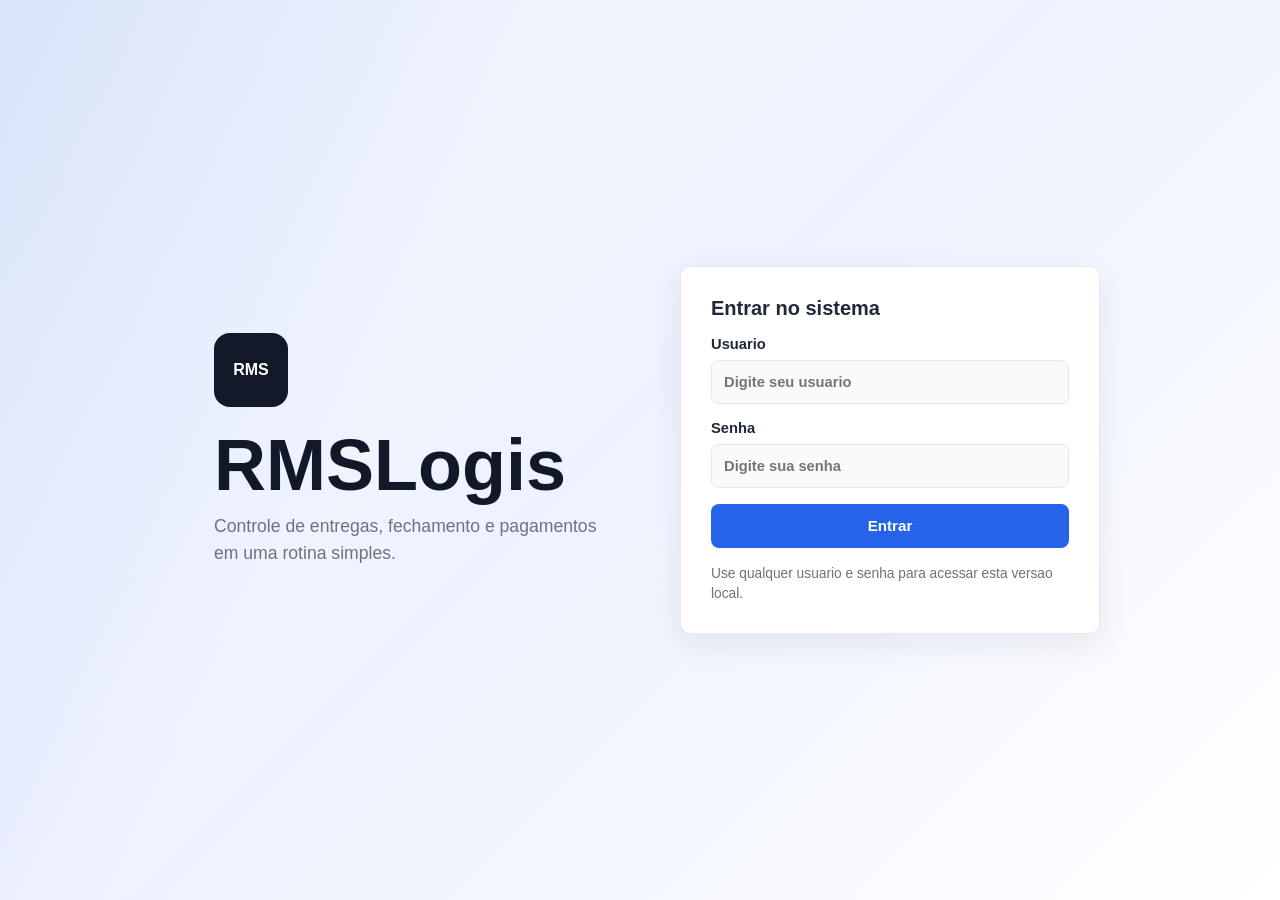
<file: index.html>
<!DOCTYPE html>
<html lang="pt-br">
<head>
    <meta charset="UTF-8">
    <meta name="viewport" content="width=device-width, initial-scale=1.0">
    <link rel="stylesheet" href="style.css">
    <title>RMSLogis | Login</title>
</head>
<body class="login-page" data-page="login">
    <main class="login-shell">
        <section class="login-brand">
            <span class="brand-mark">RMS</span>
            <h1>RMSLogis</h1>
            <p>Controle de entregas, fechamento e pagamentos em uma rotina simples.</p>
        </section>

        <form class="login" id="loginForm">
            <h2>Entrar no sistema</h2>
            <label>
                Usuario
                <input type="text" name="username" placeholder="Digite seu usuario" autocomplete="username" required>
            </label>
            <label>
                Senha
                <input type="password" name="password" placeholder="Digite sua senha" autocomplete="current-password" required>
            </label>
            <button type="submit">Entrar</button>
            <p class="form-help">Use qualquer usuario e senha para acessar esta versao local.</p>
        </form>
    </main>

    <script src="app.js"></script>
</body>
</html>
</file>
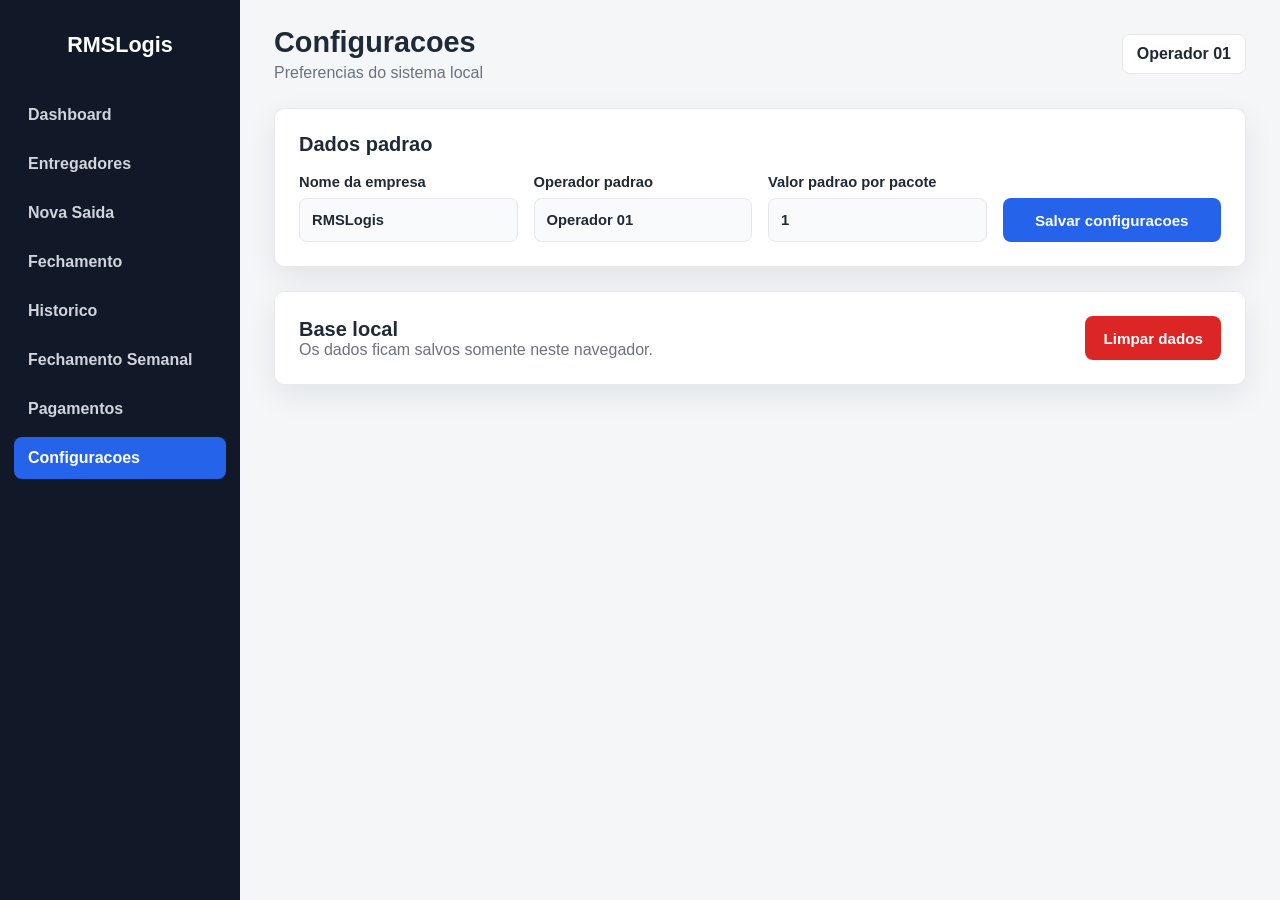
<file: configuracoes.html>
<!DOCTYPE html>
<html lang="pt-br">
<head>
    <meta charset="UTF-8">
    <meta name="viewport" content="width=device-width, initial-scale=1.0">
    <link rel="stylesheet" href="style.css">
    <title>RMSLogis | Configuracoes</title>
</head>
<body data-page="configuracoes">
    <aside class="sidebar">
        <a class="logo" href="dashboard.html">RMSLogis</a>
        <nav class="menu" aria-label="Menu principal"></nav>
    </aside>

    <main class="main">
        <header class="topbar">
            <div>
                <h1>Configuracoes</h1>
                <p>Preferencias do sistema local</p>
            </div>
            <div class="usuario" data-user>Operador</div>
        </header>

        <section class="form-panel">
            <h2>Dados padrao</h2>
            <form class="form-grid" data-form="settings">
                <label>Nome da empresa<input name="empresa" type="text" required></label>
                <label>Operador padrao<input name="operador" type="text" required></label>
                <label>Valor padrao por pacote<input name="valorPacote" type="number" min="0" step="0.01" required></label>
                <button class="btn btn-primary" type="submit">Salvar configuracoes</button>
            </form>
        </section>

        <section class="danger-zone">
            <div>
                <h2>Base local</h2>
                <p>Os dados ficam salvos somente neste navegador.</p>
            </div>
            <button class="btn btn-danger" data-reset-system type="button">Limpar dados</button>
        </section>
    </main>

    <script src="app.js"></script>
</body>
</html>
</file>
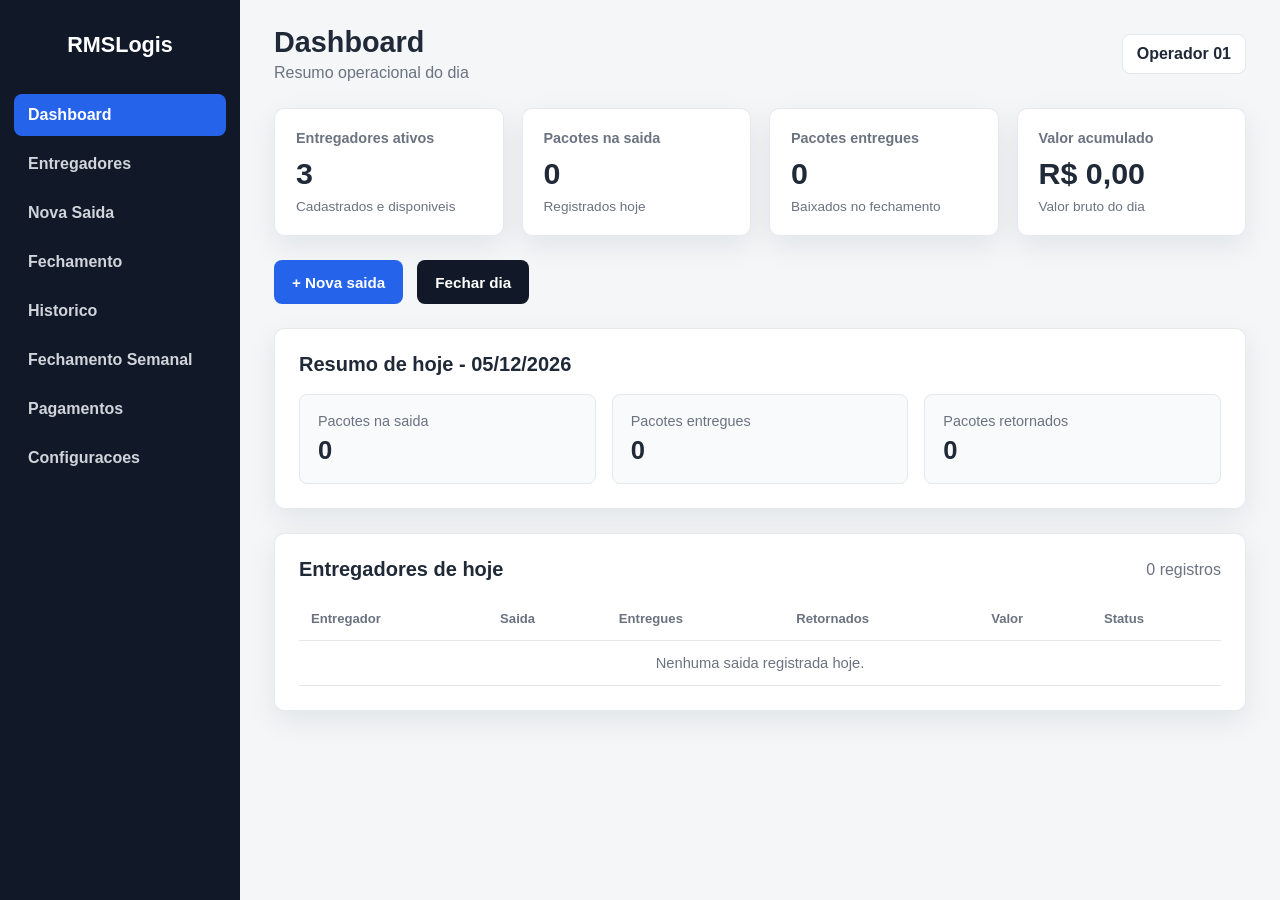
<file: dashboard.html>
<!DOCTYPE html>
<html lang="pt-br">
<head>
    <meta charset="UTF-8">
    <meta name="viewport" content="width=device-width, initial-scale=1.0">
    <link rel="stylesheet" href="style.css">
    <title>RMSLogis | Dashboard</title>
</head>
<body data-page="dashboard">
    <aside class="sidebar">
        <a class="logo" href="dashboard.html">RMSLogis</a>
        <nav class="menu" aria-label="Menu principal"></nav>
    </aside>

    <main class="main">
        <header class="topbar">
            <div>
                <h1>Dashboard</h1>
                <p>Resumo operacional do dia</p>
            </div>
            <div class="usuario" data-user>Operador</div>
        </header>

        <section class="cards">
            <article class="card">
                <h3>Entregadores ativos</h3>
                <div class="numero" data-metric="activeDrivers">0</div>
                <div class="descricao">Cadastrados e disponiveis</div>
            </article>
            <article class="card">
                <h3>Pacotes na saida</h3>
                <div class="numero" data-metric="packagesOut">0</div>
                <div class="descricao">Registrados hoje</div>
            </article>
            <article class="card">
                <h3>Pacotes entregues</h3>
                <div class="numero" data-metric="delivered">0</div>
                <div class="descricao">Baixados no fechamento</div>
            </article>
            <article class="card">
                <h3>Valor acumulado</h3>
                <div class="numero" data-metric="totalValue">R$ 0,00</div>
                <div class="descricao">Valor bruto do dia</div>
            </article>
        </section>

        <section class="acoes">
            <a class="btn btn-primary" href="nova_Saida.html">+ Nova saida</a>
            <a class="btn btn-secondary" href="fechamento.html">Fechar dia</a>
        </section>

        <section class="resumo">
            <h2 data-today-title>Resumo de hoje</h2>
            <div class="resumo-grid">
                <div class="resumo-item">
                    <span>Pacotes na saida</span>
                    <strong data-metric="packagesOut">0</strong>
                </div>
                <div class="resumo-item">
                    <span>Pacotes entregues</span>
                    <strong data-metric="delivered">0</strong>
                </div>
                <div class="resumo-item">
                    <span>Pacotes retornados</span>
                    <strong data-metric="returned">0</strong>
                </div>
            </div>
        </section>

        <section class="tabela-container">
            <div class="section-title">
                <h2>Entregadores de hoje</h2>
                <span data-record-count>0 registros</span>
            </div>
            <table>
                <thead>
                    <tr>
                        <th>Entregador</th>
                        <th>Saida</th>
                        <th>Entregues</th>
                        <th>Retornados</th>
                        <th>Valor</th>
                        <th>Status</th>
                    </tr>
                </thead>
                <tbody data-dashboard-table></tbody>
            </table>
        </section>
    </main>

    <script src="app.js"></script>
</body>
</html>
</file>
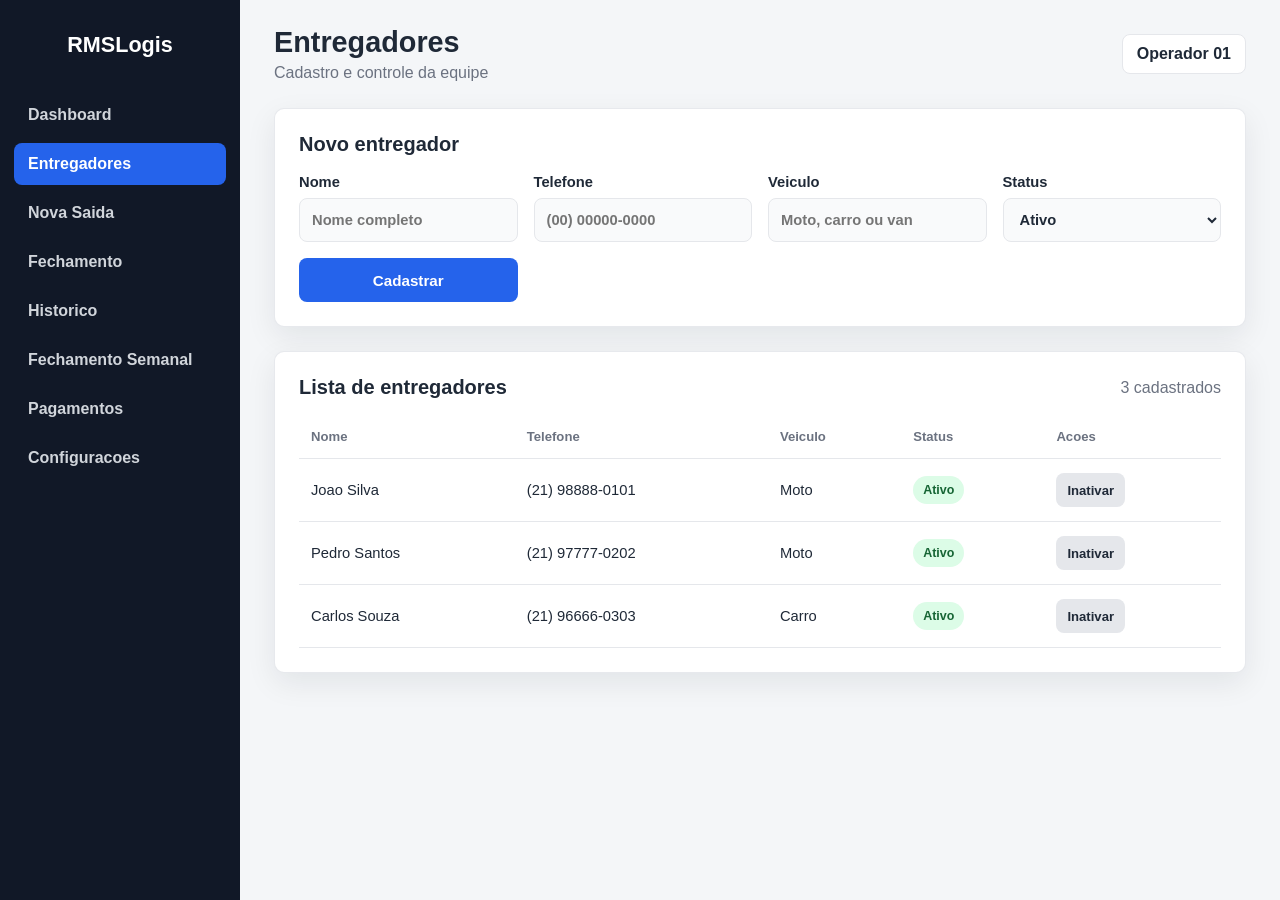
<file: entregadores.html>
<!DOCTYPE html>
<html lang="pt-br">
<head>
    <meta charset="UTF-8">
    <meta name="viewport" content="width=device-width, initial-scale=1.0">
    <link rel="stylesheet" href="style.css">
    <title>RMSLogis | Entregadores</title>
</head>
<body data-page="entregadores">
    <aside class="sidebar">
        <a class="logo" href="dashboard.html">RMSLogis</a>
        <nav class="menu" aria-label="Menu principal"></nav>
    </aside>

    <main class="main">
        <header class="topbar">
            <div>
                <h1>Entregadores</h1>
                <p>Cadastro e controle da equipe</p>
            </div>
            <div class="usuario" data-user>Operador</div>
        </header>

        <section class="form-panel">
            <h2>Novo entregador</h2>
            <form class="form-grid" data-form="driver">
                <label>Nome<input name="nome" type="text" placeholder="Nome completo" required></label>
                <label>Telefone<input name="telefone" type="tel" placeholder="(00) 00000-0000" required></label>
                <label>Veiculo<input name="veiculo" type="text" placeholder="Moto, carro ou van" required></label>
                <label>Status
                    <select name="status">
                        <option value="Ativo">Ativo</option>
                        <option value="Inativo">Inativo</option>
                    </select>
                </label>
                <button class="btn btn-primary" type="submit">Cadastrar</button>
            </form>
        </section>

        <section class="tabela-container">
            <div class="section-title">
                <h2>Lista de entregadores</h2>
                <span data-driver-count>0 cadastrados</span>
            </div>
            <table>
                <thead>
                    <tr>
                        <th>Nome</th>
                        <th>Telefone</th>
                        <th>Veiculo</th>
                        <th>Status</th>
                        <th>Acoes</th>
                    </tr>
                </thead>
                <tbody data-drivers-table></tbody>
            </table>
        </section>
    </main>

    <script src="app.js"></script>
</body>
</html>
</file>
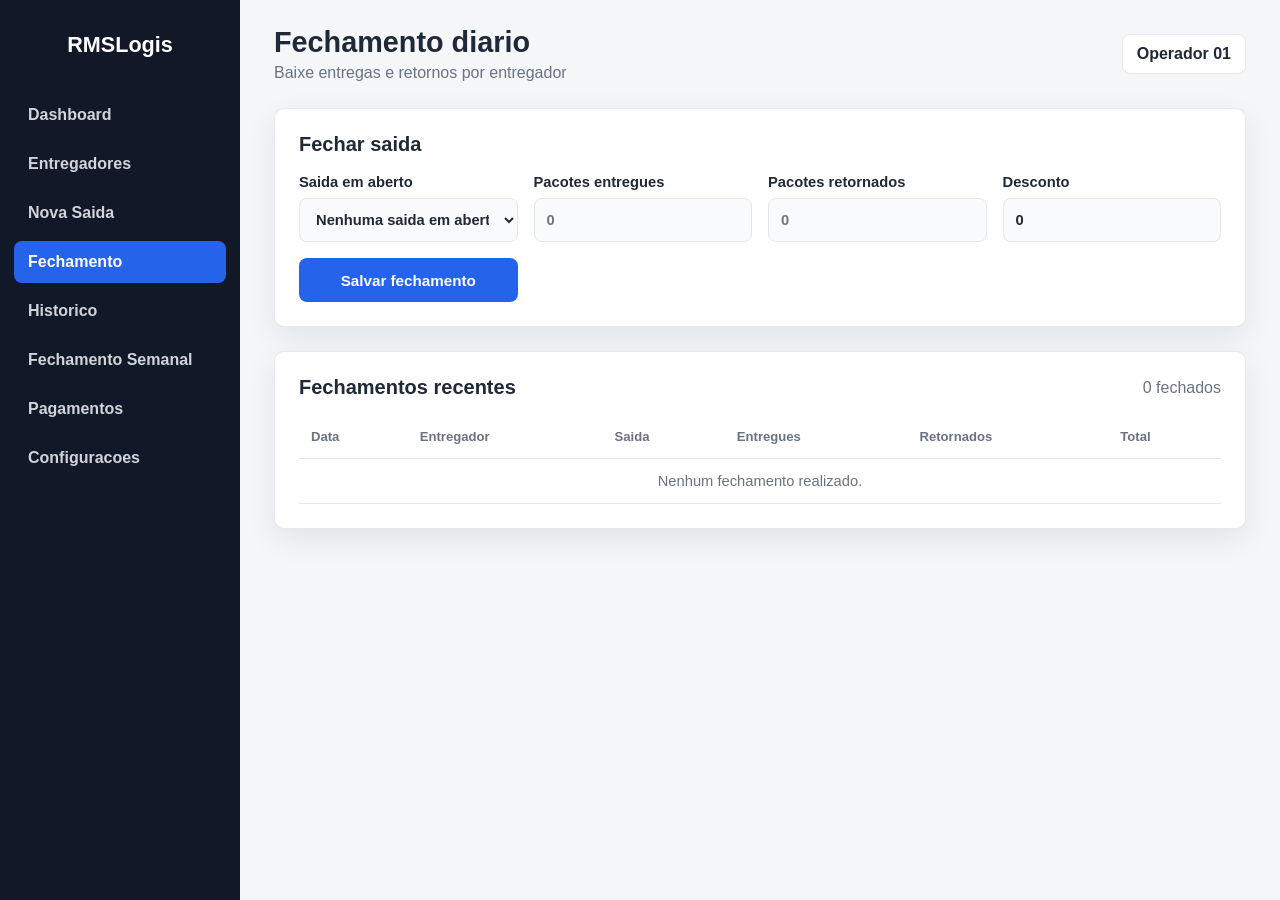
<file: fechamento.html>
<!DOCTYPE html>
<html lang="pt-br">
<head>
    <meta charset="UTF-8">
    <meta name="viewport" content="width=device-width, initial-scale=1.0">
    <link rel="stylesheet" href="style.css">
    <title>RMSLogis | Fechamento</title>
</head>
<body data-page="fechamento">
    <aside class="sidebar">
        <a class="logo" href="dashboard.html">RMSLogis</a>
        <nav class="menu" aria-label="Menu principal"></nav>
    </aside>

    <main class="main">
        <header class="topbar">
            <div>
                <h1>Fechamento diario</h1>
                <p>Baixe entregas e retornos por entregador</p>
            </div>
            <div class="usuario" data-user>Operador</div>
        </header>

        <section class="form-panel">
            <h2>Fechar saida</h2>
            <form class="form-grid" data-form="close-route">
                <label>Saida em aberto<select name="routeId" data-route-select required></select></label>
                <label>Pacotes entregues<input name="entregues" type="number" min="0" placeholder="0" required></label>
                <label>Pacotes retornados<input name="retornados" type="number" min="0" placeholder="0" required></label>
                <label>Desconto<input name="desconto" type="number" min="0" step="0.01" value="0"></label>
                <button class="btn btn-primary" type="submit">Salvar fechamento</button>
            </form>
        </section>

        <section class="tabela-container">
            <div class="section-title">
                <h2>Fechamentos recentes</h2>
                <span data-closed-count>0 fechados</span>
            </div>
            <table>
                <thead>
                    <tr>
                        <th>Data</th>
                        <th>Entregador</th>
                        <th>Saida</th>
                        <th>Entregues</th>
                        <th>Retornados</th>
                        <th>Total</th>
                    </tr>
                </thead>
                <tbody data-closed-table></tbody>
            </table>
        </section>
    </main>

    <script src="app.js"></script>
</body>
</html>
</file>
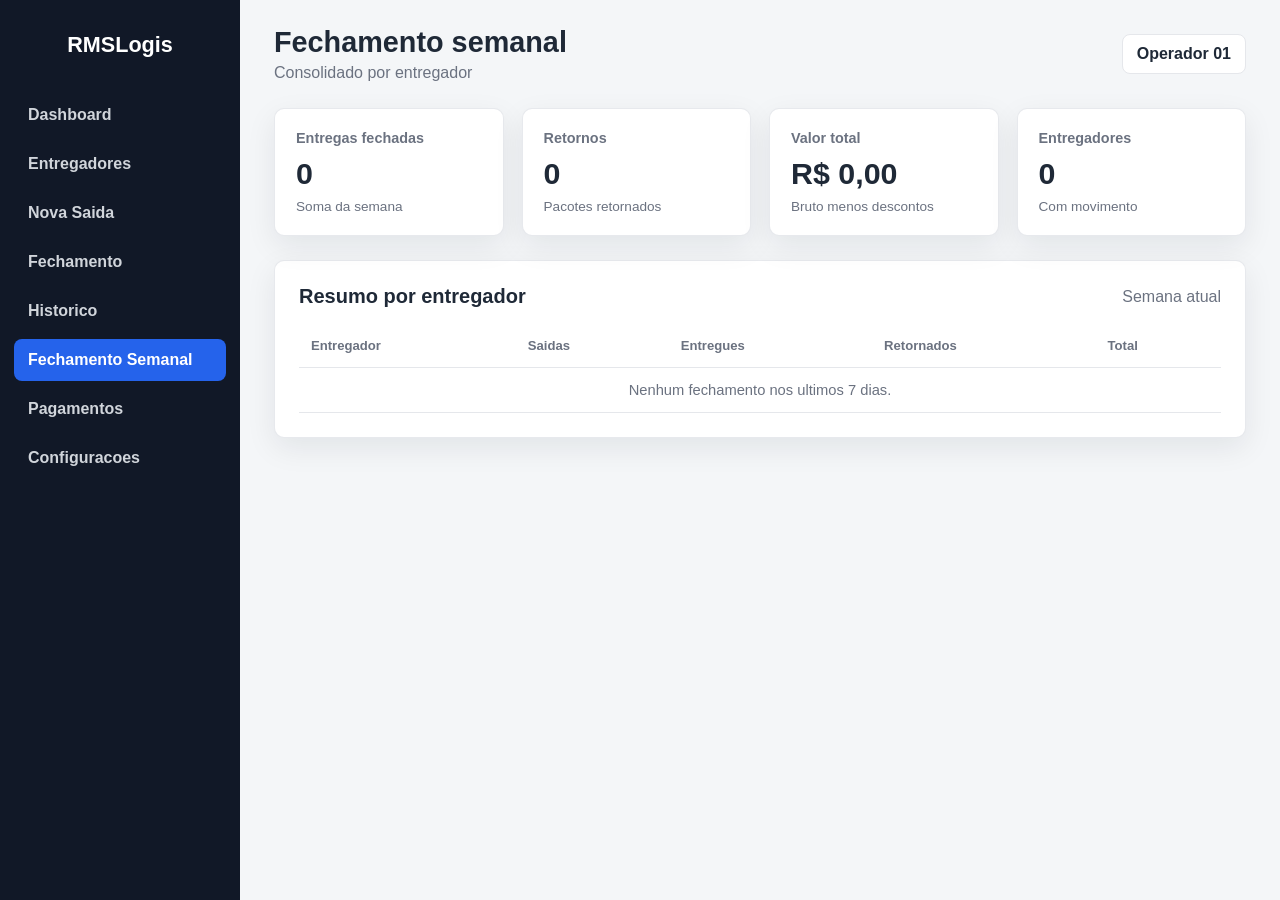
<file: fechamento_Semanal.html>
<!DOCTYPE html>
<html lang="pt-br">
<head>
    <meta charset="UTF-8">
    <meta name="viewport" content="width=device-width, initial-scale=1.0">
    <link rel="stylesheet" href="style.css">
    <title>RMSLogis | Fechamento Semanal</title>
</head>
<body data-page="fechamento-semanal">
    <aside class="sidebar">
        <a class="logo" href="dashboard.html">RMSLogis</a>
        <nav class="menu" aria-label="Menu principal"></nav>
    </aside>

    <main class="main">
        <header class="topbar">
            <div>
                <h1>Fechamento semanal</h1>
                <p>Consolidado por entregador</p>
            </div>
            <div class="usuario" data-user>Operador</div>
        </header>

        <section class="cards">
            <article class="card">
                <h3>Entregas fechadas</h3>
                <div class="numero" data-week="delivered">0</div>
                <div class="descricao">Soma da semana</div>
            </article>
            <article class="card">
                <h3>Retornos</h3>
                <div class="numero" data-week="returned">0</div>
                <div class="descricao">Pacotes retornados</div>
            </article>
            <article class="card">
                <h3>Valor total</h3>
                <div class="numero" data-week="value">R$ 0,00</div>
                <div class="descricao">Bruto menos descontos</div>
            </article>
            <article class="card">
                <h3>Entregadores</h3>
                <div class="numero" data-week="drivers">0</div>
                <div class="descricao">Com movimento</div>
            </article>
        </section>

        <section class="tabela-container">
            <div class="section-title">
                <h2>Resumo por entregador</h2>
                <span>Semana atual</span>
            </div>
            <table>
                <thead>
                    <tr>
                        <th>Entregador</th>
                        <th>Saidas</th>
                        <th>Entregues</th>
                        <th>Retornados</th>
                        <th>Total</th>
                    </tr>
                </thead>
                <tbody data-week-table></tbody>
            </table>
        </section>
    </main>

    <script src="app.js"></script>
</body>
</html>
</file>
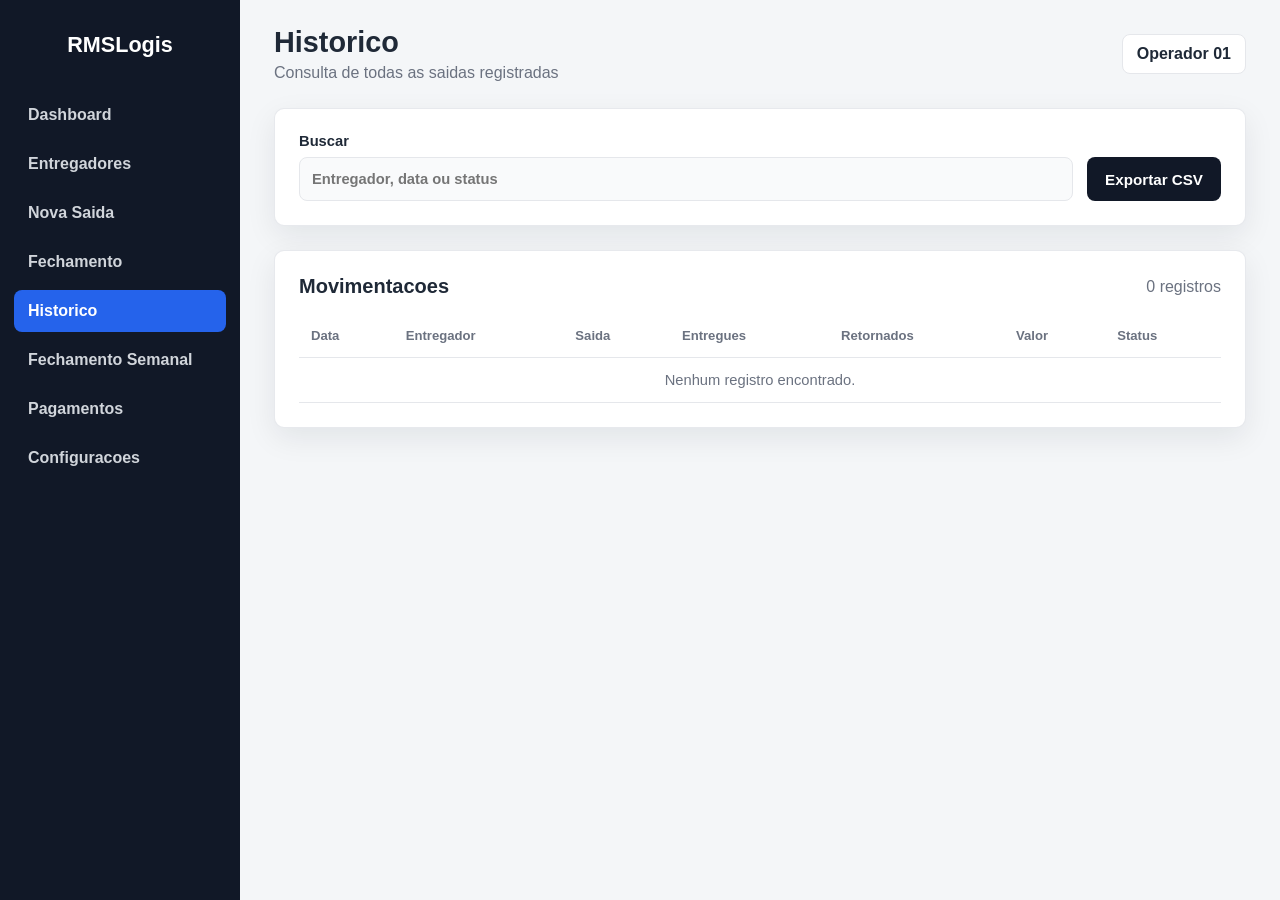
<file: historico.html>
<!DOCTYPE html>
<html lang="pt-br">
<head>
    <meta charset="UTF-8">
    <meta name="viewport" content="width=device-width, initial-scale=1.0">
    <link rel="stylesheet" href="style.css">
    <title>RMSLogis | Historico</title>
</head>
<body data-page="historico">
    <aside class="sidebar">
        <a class="logo" href="dashboard.html">RMSLogis</a>
        <nav class="menu" aria-label="Menu principal"></nav>
    </aside>

    <main class="main">
        <header class="topbar">
            <div>
                <h1>Historico</h1>
                <p>Consulta de todas as saidas registradas</p>
            </div>
            <div class="usuario" data-user>Operador</div>
        </header>

        <section class="filters">
            <label>Buscar<input data-search-history type="search" placeholder="Entregador, data ou status"></label>
            <button class="btn btn-secondary" data-export-history type="button">Exportar CSV</button>
        </section>

        <section class="tabela-container">
            <div class="section-title">
                <h2>Movimentacoes</h2>
                <span data-history-count>0 registros</span>
            </div>
            <table>
                <thead>
                    <tr>
                        <th>Data</th>
                        <th>Entregador</th>
                        <th>Saida</th>
                        <th>Entregues</th>
                        <th>Retornados</th>
                        <th>Valor</th>
                        <th>Status</th>
                    </tr>
                </thead>
                <tbody data-history-table></tbody>
            </table>
        </section>
    </main>

    <script src="app.js"></script>
</body>
</html>
</file>
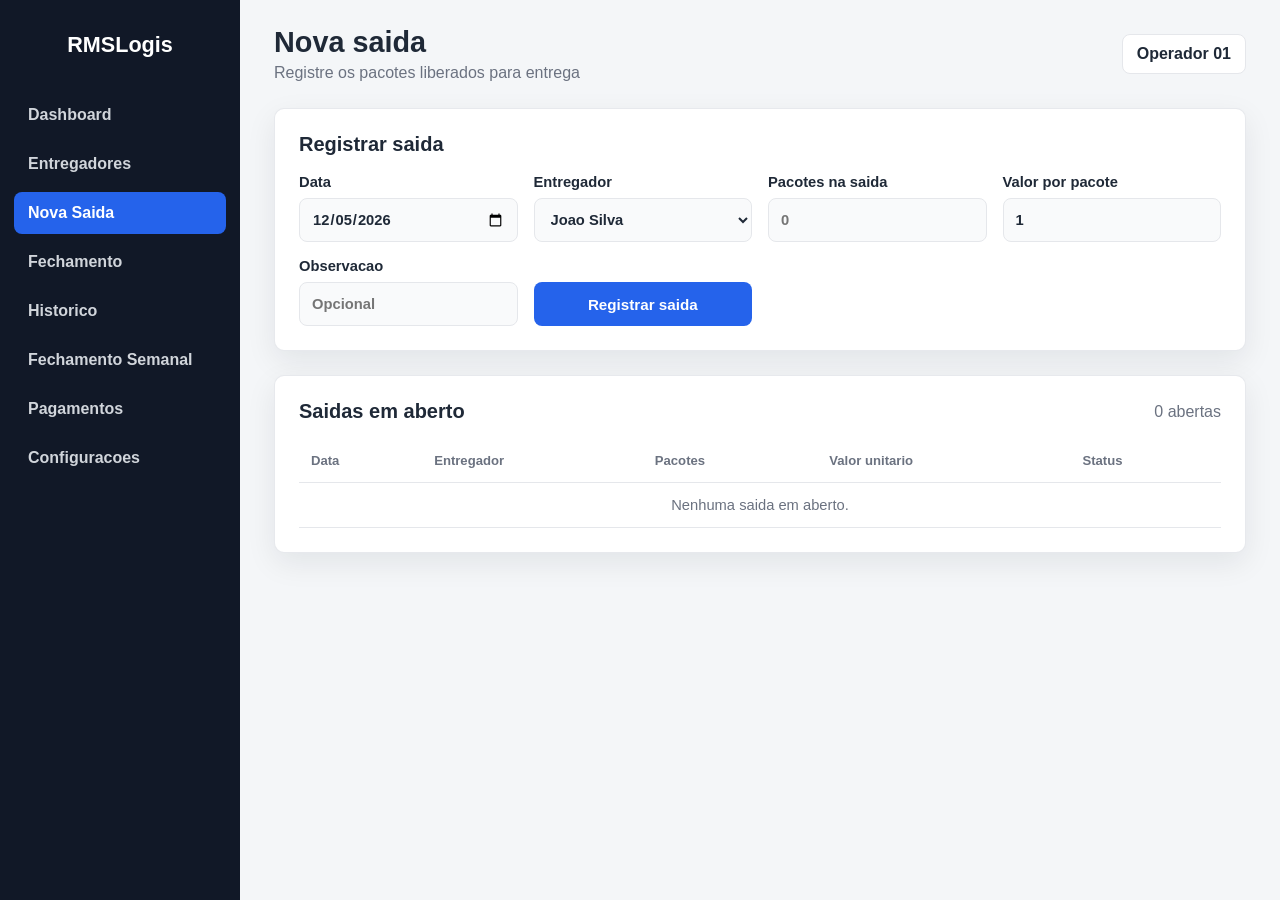
<file: nova_Saida.html>
<!DOCTYPE html>
<html lang="pt-br">
<head>
    <meta charset="UTF-8">
    <meta name="viewport" content="width=device-width, initial-scale=1.0">
    <link rel="stylesheet" href="style.css">
    <title>RMSLogis | Nova Saida</title>
</head>
<body data-page="nova-saida">
    <aside class="sidebar">
        <a class="logo" href="dashboard.html">RMSLogis</a>
        <nav class="menu" aria-label="Menu principal"></nav>
    </aside>

    <main class="main">
        <header class="topbar">
            <div>
                <h1>Nova saida</h1>
                <p>Registre os pacotes liberados para entrega</p>
            </div>
            <div class="usuario" data-user>Operador</div>
        </header>

        <section class="form-panel">
            <h2>Registrar saida</h2>
            <form class="form-grid" data-form="route">
                <label>Data<input name="data" type="date" required></label>
                <label>Entregador<select name="driverId" data-driver-select required></select></label>
                <label>Pacotes na saida<input name="saida" type="number" min="1" placeholder="0" required></label>
                <label>Valor por pacote<input name="valorPacote" type="number" min="0" step="0.01" placeholder="1.00" required></label>
                <label>Observacao<input name="observacao" type="text" placeholder="Opcional"></label>
                <button class="btn btn-primary" type="submit">Registrar saida</button>
            </form>
        </section>

        <section class="tabela-container">
            <div class="section-title">
                <h2>Saidas em aberto</h2>
                <span data-open-count>0 abertas</span>
            </div>
            <table>
                <thead>
                    <tr>
                        <th>Data</th>
                        <th>Entregador</th>
                        <th>Pacotes</th>
                        <th>Valor unitario</th>
                        <th>Status</th>
                    </tr>
                </thead>
                <tbody data-open-routes-table></tbody>
            </table>
        </section>
    </main>

    <script src="app.js"></script>
</body>
</html>
</file>
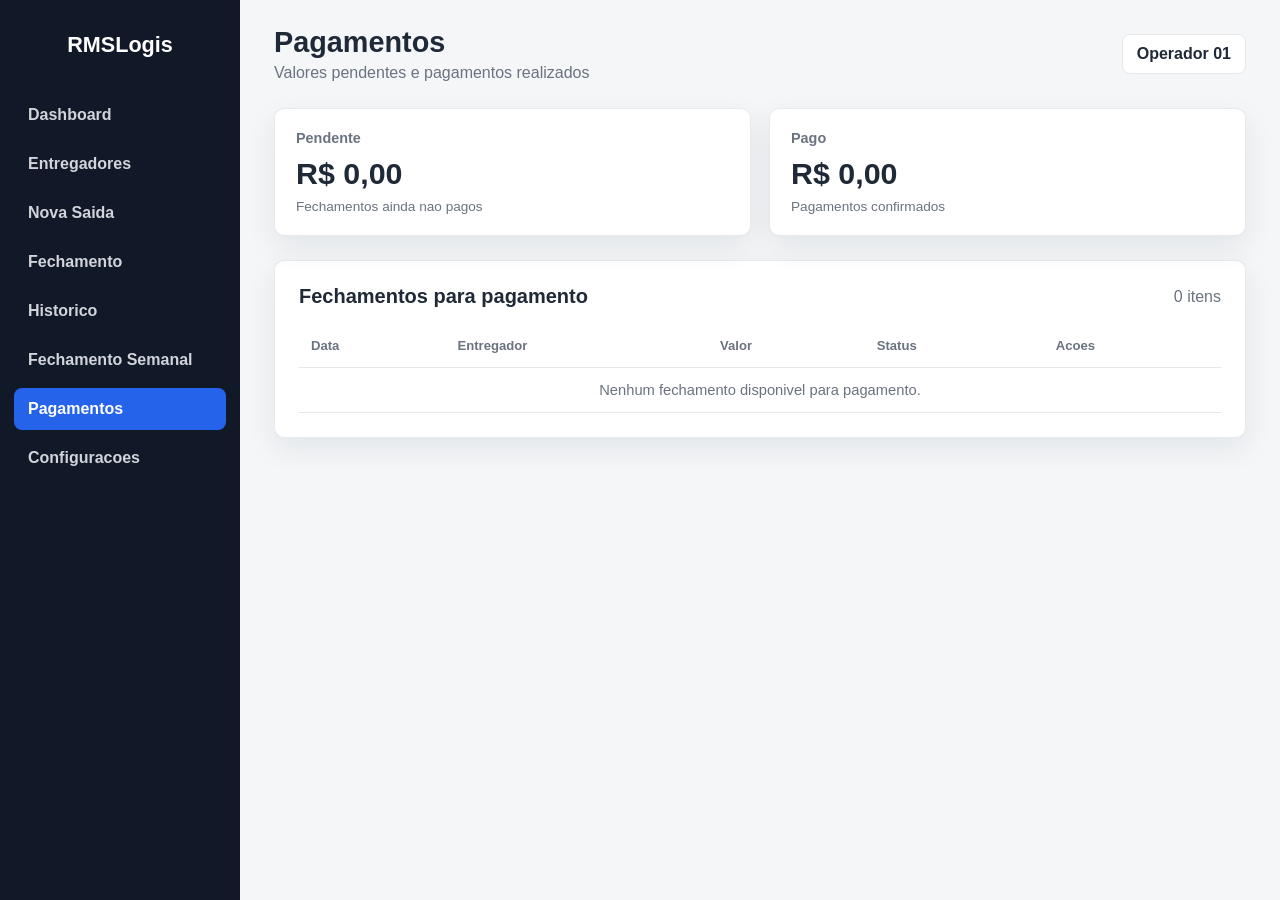
<file: pagamentos.html>
<!DOCTYPE html>
<html lang="pt-br">
<head>
    <meta charset="UTF-8">
    <meta name="viewport" content="width=device-width, initial-scale=1.0">
    <link rel="stylesheet" href="style.css">
    <title>RMSLogis | Pagamentos</title>
</head>
<body data-page="pagamentos">
    <aside class="sidebar">
        <a class="logo" href="dashboard.html">RMSLogis</a>
        <nav class="menu" aria-label="Menu principal"></nav>
    </aside>

    <main class="main">
        <header class="topbar">
            <div>
                <h1>Pagamentos</h1>
                <p>Valores pendentes e pagamentos realizados</p>
            </div>
            <div class="usuario" data-user>Operador</div>
        </header>

        <section class="cards cards-compact">
            <article class="card">
                <h3>Pendente</h3>
                <div class="numero" data-payments="pending">R$ 0,00</div>
                <div class="descricao">Fechamentos ainda nao pagos</div>
            </article>
            <article class="card">
                <h3>Pago</h3>
                <div class="numero" data-payments="paid">R$ 0,00</div>
                <div class="descricao">Pagamentos confirmados</div>
            </article>
        </section>

        <section class="tabela-container">
            <div class="section-title">
                <h2>Fechamentos para pagamento</h2>
                <span data-payment-count>0 itens</span>
            </div>
            <table>
                <thead>
                    <tr>
                        <th>Data</th>
                        <th>Entregador</th>
                        <th>Valor</th>
                        <th>Status</th>
                        <th>Acoes</th>
                    </tr>
                </thead>
                <tbody data-payments-table></tbody>
            </table>
        </section>
    </main>

    <script src="app.js"></script>
</body>
</html>
</file>
<file: style.css>
* {
    box-sizing: border-box;
    margin: 0;
    padding: 0;
}

:root {
    --azul: #2563eb;
    --azul-escuro: #1d4ed8;
    --menu: #111827;
    --texto: #1f2937;
    --texto-suave: #6b7280;
    --borda: #e5e7eb;
    --fundo: #f4f6f8;
    --branco: #ffffff;
    --verde: #16a34a;
    --amarelo: #d97706;
    --vermelho: #dc2626;
    --sombra: 0 10px 30px rgba(17, 24, 39, 0.08);
}

body {
    min-height: 100vh;
    color: var(--texto);
    background: var(--fundo);
    font-family: Arial, Helvetica, sans-serif;
}

button,
input,
select {
    font: inherit;
}

button,
.btn {
    border: 0;
    cursor: pointer;
}

a {
    color: inherit;
    text-decoration: none;
}

.login-page {
    display: grid;
    place-items: center;
    padding: 28px;
    background:
        linear-gradient(120deg, rgba(37, 99, 235, 0.15), transparent 35%),
        linear-gradient(135deg, #f8fafc 0%, #eef2ff 48%, #ffffff 100%);
}

.login-shell {
    width: min(920px, 100%);
    display: grid;
    grid-template-columns: 1fr 420px;
    gap: 28px;
    align-items: center;
}

.login-brand {
    padding: 34px;
}

.brand-mark {
    display: inline-flex;
    align-items: center;
    justify-content: center;
    width: 74px;
    height: 74px;
    margin-bottom: 22px;
    color: var(--branco);
    background: var(--menu);
    border-radius: 16px;
    font-weight: 800;
}

.login-brand h1 {
    margin-bottom: 12px;
    color: var(--menu);
    font-size: clamp(2.2rem, 8vw, 4.5rem);
    line-height: 1;
}

.login-brand p {
    max-width: 520px;
    color: var(--texto-suave);
    font-size: 1.1rem;
    line-height: 1.55;
}

.login,
.form-panel,
.tabela-container,
.resumo,
.danger-zone,
.filters,
.card {
    background: var(--branco);
    border: 1px solid rgba(229, 231, 235, 0.9);
    border-radius: 10px;
    box-shadow: var(--sombra);
}

.login {
    display: grid;
    gap: 16px;
    padding: 30px;
}

.login h2,
.form-panel h2,
.danger-zone h2 {
    font-size: 1.25rem;
}

label {
    display: grid;
    gap: 8px;
    color: var(--texto);
    font-size: 0.92rem;
    font-weight: 700;
}

input,
select {
    width: 100%;
    min-height: 44px;
    padding: 11px 12px;
    color: var(--texto);
    background: #f9fafb;
    border: 1px solid var(--borda);
    border-radius: 8px;
    outline: 0;
}

input:focus,
select:focus {
    background: var(--branco);
    border-color: var(--azul);
    box-shadow: 0 0 0 4px rgba(37, 99, 235, 0.12);
}

.form-help {
    color: var(--texto-suave);
    font-size: 0.86rem;
    line-height: 1.45;
}

.sidebar {
    position: fixed;
    inset: 0 auto 0 0;
    width: 240px;
    padding: 22px 14px;
    color: var(--branco);
    background: var(--menu);
}

.logo {
    display: block;
    margin: 0 8px 26px;
    padding: 10px 8px;
    font-size: 1.35rem;
    font-weight: 800;
    text-align: center;
}

.menu {
    display: grid;
    gap: 7px;
}

.menu a {
    display: block;
    padding: 12px 14px;
    color: #d1d5db;
    border-radius: 8px;
    font-weight: 700;
    transition: 0.2s ease;
}

.menu a:hover,
.menu a.active {
    color: var(--branco);
    background: var(--azul);
}

.main {
    min-height: 100vh;
    margin-left: 240px;
    padding: 26px 34px 40px;
}

.topbar {
    display: flex;
    align-items: center;
    justify-content: space-between;
    gap: 20px;
    margin-bottom: 26px;
}

.topbar h1 {
    margin-bottom: 5px;
    font-size: 1.8rem;
}

.topbar p,
.section-title span,
.danger-zone p {
    color: var(--texto-suave);
}

.usuario {
    padding: 10px 14px;
    background: var(--branco);
    border: 1px solid var(--borda);
    border-radius: 8px;
    font-weight: 700;
}

.cards {
    display: grid;
    grid-template-columns: repeat(4, minmax(0, 1fr));
    gap: 18px;
    margin-bottom: 24px;
}

.cards-compact {
    grid-template-columns: repeat(2, minmax(0, 1fr));
}

.card {
    padding: 21px;
}

.card h3 {
    margin-bottom: 10px;
    color: var(--texto-suave);
    font-size: 0.9rem;
}

.numero {
    font-size: clamp(1.55rem, 3vw, 1.9rem);
    font-weight: 800;
}

.descricao {
    margin-top: 8px;
    color: var(--texto-suave);
    font-size: 0.85rem;
}

.acoes,
.filters {
    display: flex;
    align-items: end;
    gap: 14px;
    margin-bottom: 24px;
}

.filters label {
    flex: 1;
}

.btn,
button {
    display: inline-flex;
    align-items: center;
    justify-content: center;
    min-height: 44px;
    padding: 12px 18px;
    color: var(--branco);
    border-radius: 8px;
    font-size: 0.95rem;
    font-weight: 800;
    transition: 0.2s ease;
}

.btn:hover,
button:hover {
    transform: translateY(-1px);
}

.btn-primary,
button {
    background: var(--azul);
}

.btn-primary:hover,
button:hover {
    background: var(--azul-escuro);
}

.btn-secondary {
    background: var(--menu);
}

.btn-danger {
    background: var(--vermelho);
}

.btn-small {
    min-height: 34px;
    padding: 8px 11px;
    font-size: 0.82rem;
}

.btn-muted {
    color: var(--texto);
    background: #e5e7eb;
}

.resumo,
.form-panel,
.tabela-container,
.danger-zone,
.filters {
    padding: 24px;
    margin-bottom: 24px;
}

.resumo h2,
.tabela-container h2 {
    font-size: 1.25rem;
}

.resumo-grid {
    display: grid;
    grid-template-columns: repeat(3, 1fr);
    gap: 16px;
    margin-top: 18px;
}

.resumo-item {
    padding: 18px;
    background: #f9fafb;
    border: 1px solid var(--borda);
    border-radius: 8px;
}

.resumo-item span {
    display: block;
    margin-bottom: 7px;
    color: var(--texto-suave);
    font-size: 0.9rem;
}

.resumo-item strong {
    font-size: 1.6rem;
}

.form-grid {
    display: grid;
    grid-template-columns: repeat(4, minmax(0, 1fr));
    gap: 16px;
    margin-top: 18px;
    align-items: end;
}

.form-grid button {
    width: 100%;
}

.section-title {
    display: flex;
    align-items: center;
    justify-content: space-between;
    gap: 16px;
    margin-bottom: 16px;
}

.tabela-container {
    overflow-x: auto;
}

table {
    width: 100%;
    min-width: 760px;
    border-collapse: collapse;
}

th,
td {
    padding: 14px 12px;
    text-align: left;
    border-bottom: 1px solid var(--borda);
    vertical-align: middle;
}

th {
    color: var(--texto-suave);
    font-size: 0.82rem;
}

td {
    font-size: 0.92rem;
}

.status {
    display: inline-flex;
    align-items: center;
    min-height: 28px;
    padding: 5px 10px;
    border-radius: 999px;
    font-size: 0.78rem;
    font-weight: 800;
}

.status-aberto {
    color: #92400e;
    background: #fef3c7;
}

.status-fechado,
.status-pago,
.status-ativo {
    color: #166534;
    background: #dcfce7;
}

.status-inativo,
.status-pendente {
    color: #991b1b;
    background: #fee2e2;
}

.empty-row {
    color: var(--texto-suave);
    text-align: center;
}

.danger-zone {
    display: flex;
    align-items: center;
    justify-content: space-between;
    gap: 18px;
}

.toast {
    position: fixed;
    right: 22px;
    bottom: 22px;
    z-index: 10;
    max-width: 360px;
    padding: 14px 16px;
    color: var(--branco);
    background: var(--menu);
    border-radius: 8px;
    box-shadow: var(--sombra);
    font-weight: 700;
}

@media (max-width: 1100px) {
    .cards,
    .form-grid {
        grid-template-columns: repeat(2, minmax(0, 1fr));
    }
}

@media (max-width: 760px) {
    .login-shell {
        grid-template-columns: 1fr;
    }

    .login-brand {
        padding: 8px;
    }

    .sidebar {
        width: 76px;
        padding: 16px 8px;
    }

    .logo {
        margin: 0 0 20px;
        font-size: 0;
    }

    .logo::after {
        content: "RMS";
        font-size: 1rem;
    }

    .menu a {
        padding: 12px 8px;
        font-size: 0;
        text-align: center;
    }

    .menu a::first-letter {
        font-size: 1rem;
    }

    .main {
        margin-left: 76px;
        padding: 20px 16px;
    }

    .topbar,
    .section-title,
    .danger-zone,
    .acoes,
    .filters {
        align-items: stretch;
        flex-direction: column;
    }

    .cards,
    .cards-compact,
    .resumo-grid,
    .form-grid {
        grid-template-columns: 1fr;
    }

    .btn,
    button {
        width: 100%;
    }
}
</file>
